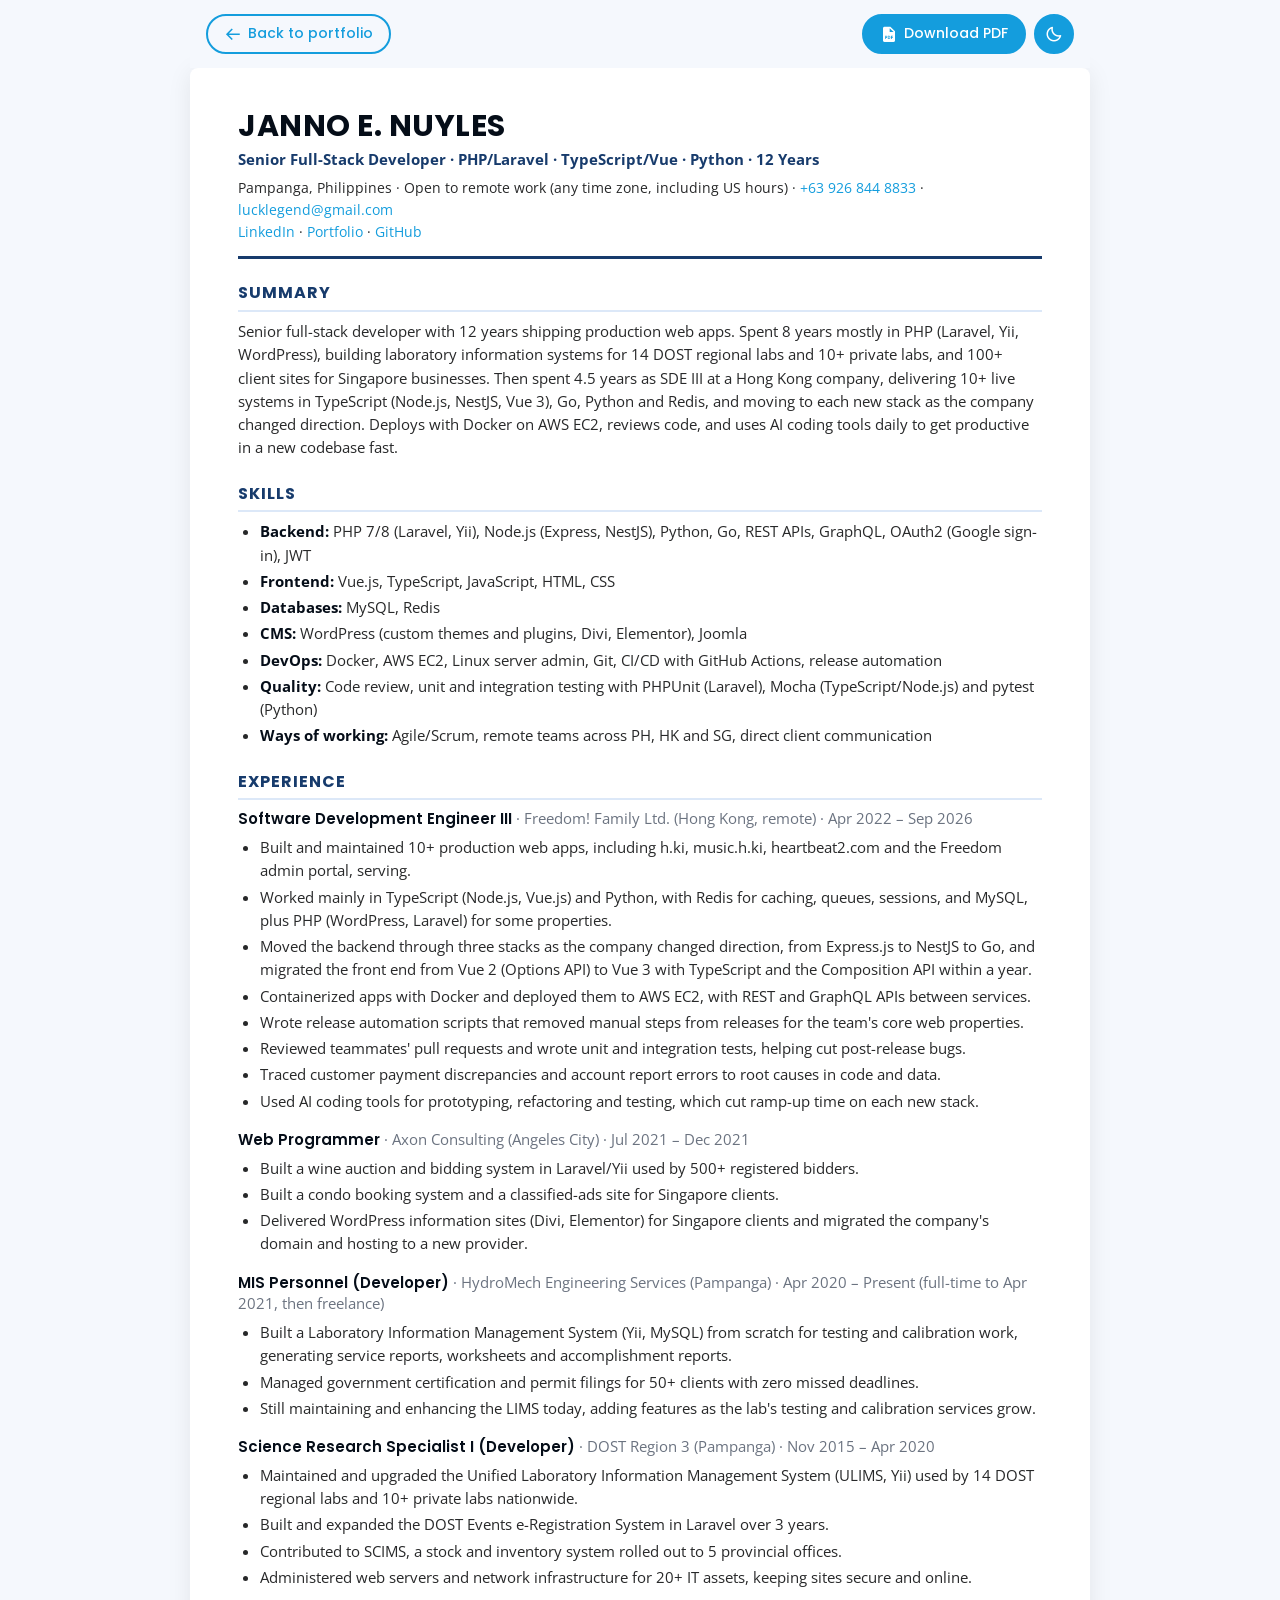
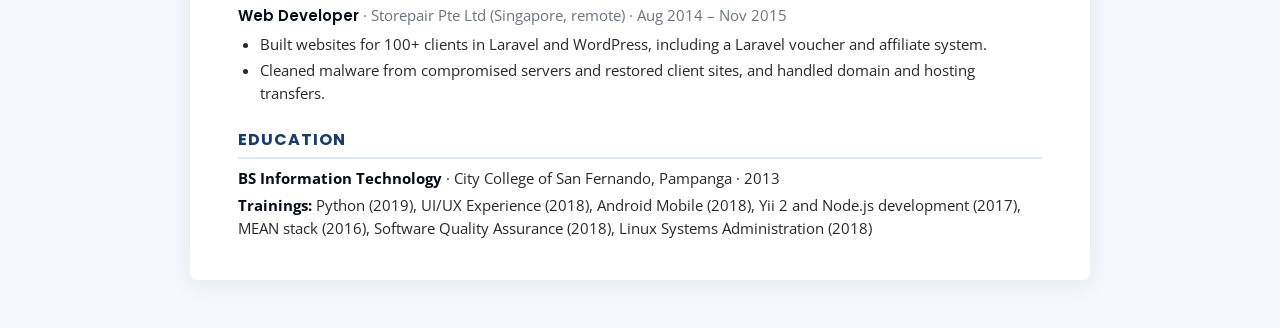
<file: resume.html>
<!DOCTYPE html>
<html lang="en">

<head>
  <meta charset="utf-8">
  <meta content="width=device-width, initial-scale=1.0" name="viewport">

  <title>Resume · Janno E. Nuyles</title>
  <meta name="description" content="Resume of Janno E. Nuyles, senior full-stack developer with 12 years in PHP/Laravel, TypeScript/Vue, Python and Go.">

  <link href="assets/img/logo.png" rel="icon">
  <link href="assets/img/apple-touch-icon.png" rel="apple-touch-icon">

  <link href="https://fonts.googleapis.com/css?family=Open+Sans:400,400i,600,700|Poppins:500,600,700" rel="stylesheet">
  <link href="assets/vendor/boxicons/css/boxicons.min.css" rel="stylesheet">
  <link href="assets/css/resume.css?v=3" rel="stylesheet">

  <!-- Apply the saved or OS theme before first paint (shared with index.html) -->
  <script>
    (function() {
      var theme = null;
      try { theme = localStorage.getItem('theme'); } catch (err) {}
      if (theme !== 'light' && theme !== 'dark') {
        theme = window.matchMedia('(prefers-color-scheme: dark)').matches ? 'dark' : 'light';
      }
      document.documentElement.setAttribute('data-theme', theme);
    })();
  </script>
</head>

<body>

  <nav class="resume-actions" aria-label="Resume actions">
    <a href="index.html" class="action-link"><i class="bx bx-arrow-back"></i> Back to portfolio</a>
    <div class="action-group">
      <a href="assets/files/Janno-Nuyles-Resume.pdf" download="Janno-Nuyles-Resume.pdf" class="action-button"><i class="bx bxs-file-pdf"></i> Download PDF</a>
      <button type="button" class="action-button theme-toggle" aria-pressed="false" aria-label="Switch to dark theme"><i class="bx bx-moon"></i></button>
    </div>
  </nav>

  <main class="resume">

    <header class="resume-header">
      <h1>Janno E. Nuyles</h1>
      <p class="headline">Senior Full-Stack Developer · PHP/Laravel · TypeScript/Vue · Python · 12 Years</p>
      <p class="contact">
        Pampanga, Philippines · Open to remote work (any time zone, including US hours) ·
        <a href="tel:+639268448833">+63 926 844 8833</a> ·
        <a href="mailto:lucklegend@gmail.com">lucklegend@gmail.com</a>
      </p>
      <p class="contact">
        <a href="https://www.linkedin.com/in/janno-nuyles/">LinkedIn</a> ·
        <a href="https://lucklegend.github.io/">Portfolio</a> ·
        <a href="https://github.com/lucklegend">GitHub</a>
      </p>
    </header>

    <section class="resume-section">
      <h2>Summary</h2>
      <p>
        Senior full-stack developer with 12 years shipping production web apps. Spent 8 years mostly in PHP (Laravel, Yii, WordPress),
        building laboratory information systems for 14 DOST regional labs and 10+ private labs, and 100+ client sites for Singapore
        businesses. Then spent 4.5 years as SDE III at a Hong Kong company, delivering 10+ live systems in TypeScript (Node.js, NestJS, Vue 3),
        Go, Python and Redis, and moving to each new stack as the company changed direction. Deploys with Docker on AWS EC2,
        reviews code, and uses AI coding tools daily to get productive in a new codebase fast.
      </p>
    </section>

    <section class="resume-section">
      <h2>Skills</h2>
      <ul>
        <li><strong>Backend:</strong> PHP 7/8 (Laravel, Yii), Node.js (Express, NestJS), Python, Go, REST APIs, GraphQL, OAuth2 (Google sign-in), JWT</li>
        <li><strong>Frontend:</strong> Vue.js, TypeScript, JavaScript, HTML, CSS</li>
        <li><strong>Databases:</strong> MySQL, Redis</li>
        <li><strong>CMS:</strong> WordPress (custom themes and plugins, Divi, Elementor), Joomla</li>
        <li><strong>DevOps:</strong> Docker, AWS EC2, Linux server admin, Git, CI/CD with GitHub Actions, release automation</li>
        <li><strong>Quality:</strong> Code review, unit and integration testing with PHPUnit (Laravel), Mocha (TypeScript/Node.js) and pytest (Python)</li>
        <li><strong>Ways of working:</strong> Agile/Scrum, remote teams across PH, HK and SG, direct client communication</li>
      </ul>
    </section>

    <section class="resume-section">
      <h2>Experience</h2>

      <article class="job">
        <h3><strong>Software Development Engineer III</strong> · Freedom! Family Ltd. (Hong Kong, remote) · Apr 2022 – Sep 2026</h3>
        <ul>
          <li>Built and maintained 10+ production web apps, including h.ki, music.h.ki, heartbeat2.com and the Freedom admin portal, serving.</li>
          <li>Worked mainly in TypeScript (Node.js, Vue.js) and Python, with Redis for caching, queues, sessions, and MySQL, plus PHP (WordPress, Laravel) for some properties.</li>
          <li>Moved the backend through three stacks as the company changed direction, from Express.js to NestJS to Go, and migrated the front end from Vue 2 (Options API) to Vue 3 with TypeScript and the Composition API within a year.</li>
          <li>Containerized apps with Docker and deployed them to AWS EC2, with REST and GraphQL APIs between services.</li>
          <li>Wrote release automation scripts that removed manual steps from releases for the team's core web properties.</li>
          <li>Reviewed teammates' pull requests and wrote unit and integration tests, helping cut post-release bugs.</li>
          <li>Traced customer payment discrepancies and account report errors to root causes in code and data.</li>
          <li>Used AI coding tools for prototyping, refactoring and testing, which cut ramp-up time on each new stack.</li>
        </ul>
      </article>

      <article class="job">
        <h3><strong>Web Programmer</strong> · Axon Consulting (Angeles City) · Jul 2021 – Dec 2021</h3>
        <ul>
          <li>Built a wine auction and bidding system in Laravel/Yii used by 500+ registered bidders.</li>
          <li>Built a condo booking system and a classified-ads site for Singapore clients.</li>
          <li>Delivered WordPress information sites (Divi, Elementor) for Singapore clients and migrated the company's domain and hosting to a new provider.</li>
        </ul>
      </article>

      <article class="job">
        <h3><strong>MIS Personnel (Developer)</strong> · HydroMech Engineering Services (Pampanga) · Apr 2020 – Present (full-time to Apr 2021, then freelance)</h3>
        <ul>
          <li>Built a Laboratory Information Management System (Yii, MySQL) from scratch for testing and calibration work, generating service reports, worksheets and accomplishment reports.</li>
          <li>Managed government certification and permit filings for 50+ clients with zero missed deadlines.</li>
          <li>Still maintaining and enhancing the LIMS today, adding features as the lab's testing and calibration services grow.</li>
        </ul>
      </article>

      <article class="job">
        <h3><strong>Science Research Specialist I (Developer)</strong> · DOST Region 3 (Pampanga) · Nov 2015 – Apr 2020</h3>
        <ul>
          <li>Maintained and upgraded the Unified Laboratory Information Management System (ULIMS, Yii) used by 14 DOST regional labs and 10+ private labs nationwide.</li>
          <li>Built and expanded the DOST Events e-Registration System in Laravel over 3 years.</li>
          <li>Contributed to SCIMS, a stock and inventory system rolled out to 5 provincial offices.</li>
          <li>Administered web servers and network infrastructure for 20+ IT assets, keeping sites secure and online.</li>
        </ul>
      </article>

      <article class="job">
        <h3><strong>Web Developer</strong> · Storepair Pte Ltd (Singapore, remote) · Aug 2014 – Nov 2015</h3>
        <ul>
          <li>Built websites for 100+ clients in Laravel and WordPress, including a Laravel voucher and affiliate system.</li>
          <li>Cleaned malware from compromised servers and restored client sites, and handled domain and hosting transfers.</li>
        </ul>
      </article>
    </section>

    <section class="resume-section">
      <h2>Education</h2>
      <p><strong>BS Information Technology</strong> · City College of San Fernando, Pampanga · 2013</p>
      <p>
        <strong>Trainings:</strong> Python (2019), UI/UX Experience (2018), Android Mobile (2018), Yii 2 and Node.js development (2017),
        MEAN stack (2016), Software Quality Assurance (2018), Linux Systems Administration (2018)
      </p>
    </section>

  </main>

  <script src="assets/js/resume.js?v=1"></script>
</body>

</html>
</file>
<file: assets/css/resume.css>
/*--------------------------------------------------------------
# Resume page (one-page, ATS-friendly)
# Colour tokens mirror assets/css/style.css so both pages match.
--------------------------------------------------------------*/
:root {
  --bg: #f5f8fd;
  --surface: #fff;
  --text: #272829;
  --muted: #6b7380;
  --heading: #173b6c;
  --heading-strong: #050d18;
  --border: #dce8f8;
  --accent: #149ddd;
  --shadow: rgba(0, 0, 0, 0.08);
}

:root[data-theme="dark"] {
  color-scheme: dark;
  --bg: #0f1620;
  --surface: #1b2533;
  --text: #d6dbe2;
  --muted: #8a94a3;
  --heading: #9cc4f2;
  --heading-strong: #eef2f7;
  --border: #2a3646;
  --shadow: rgba(0, 0, 0, 0.45);
}

*,
*::before,
*::after {
  box-sizing: border-box;
}

body {
  margin: 0;
  background: var(--bg);
  color: var(--text);
  font-family: "Open Sans", sans-serif;
  font-size: 15px;
  line-height: 1.55;
}

a {
  color: var(--accent);
  text-decoration: none;
  overflow-wrap: anywhere;
}

a:hover {
  text-decoration: underline;
}

/* ---------- Top action bar ---------- */
.resume-actions {
  position: sticky;
  top: 0;
  z-index: 10;
  display: flex;
  align-items: center;
  justify-content: space-between;
  gap: 12px;
  max-width: 900px;
  margin: 0 auto;
  padding: 14px 16px;
  background: var(--bg);
}

.action-group {
  display: flex;
  gap: 8px;
}

.action-link,
.action-button {
  display: inline-flex;
  align-items: center;
  gap: 6px;
  height: 40px;
  padding: 0 16px;
  border: 2px solid var(--accent);
  border-radius: 50px;
  font-family: "Poppins", sans-serif;
  font-size: 14px;
  font-weight: 500;
  text-decoration: none;
  cursor: pointer;
  transition: background 0.2s, color 0.2s;
}

.action-link {
  background: transparent;
  color: var(--accent);
}

.action-button {
  background: var(--accent);
  color: #fff;
}

.action-link:hover,
.action-link:focus-visible {
  background: var(--accent);
  color: #fff;
  text-decoration: none;
}

.action-button:hover,
.action-button:focus-visible {
  background: transparent;
  color: var(--accent);
  text-decoration: none;
}

.action-link i,
.action-button i {
  font-size: 18px;
}

.theme-toggle {
  width: 40px;
  padding: 0;
  justify-content: center;
}

/* ---------- Resume sheet ---------- */
.resume {
  max-width: 900px;
  margin: 0 auto 48px;
  padding: 40px 48px;
  background: var(--surface);
  border-radius: 8px;
  box-shadow: 0 4px 24px var(--shadow);
}

.resume p {
  margin: 0;
}

.resume p + p {
  margin-top: 4px;
}

.resume-header {
  padding-bottom: 14px;
  border-bottom: 3px solid var(--heading);
}

.resume-header h1 {
  margin: 0 0 4px;
  font-family: "Poppins", sans-serif;
  font-size: 30px;
  font-weight: 700;
  line-height: 1.2;
  letter-spacing: 0.5px;
  text-transform: uppercase;
  color: var(--heading-strong);
}

.resume-header .headline {
  margin-bottom: 6px;
  font-weight: 700;
  color: var(--heading);
}

.resume-header .contact {
  margin-top: 0;
  font-size: 14px;
}

.resume-section {
  margin-top: 22px;
}

.resume-section h2 {
  margin: 0 0 8px;
  padding-bottom: 4px;
  border-bottom: 2px solid var(--border);
  font-family: "Poppins", sans-serif;
  font-size: 16px;
  font-weight: 700;
  letter-spacing: 1px;
  text-transform: uppercase;
  color: var(--heading);
}

.resume-section ul {
  margin: 0;
  padding-left: 22px;
}

.resume-section li + li {
  margin-top: 3px;
}

.resume-section strong {
  color: var(--heading-strong);
}

/* ---------- Jobs ---------- */
.job + .job {
  margin-top: 16px;
}

.job h3 {
  margin: 0 0 6px;
  font-size: 15px;
  font-weight: 400;
  line-height: 1.45;
  color: var(--muted);
}

.job h3 strong {
  font-family: "Poppins", sans-serif;
  font-weight: 600;
  color: var(--heading-strong);
}

/* ---------- Small screens ---------- */
@media (max-width: 640px) {
  .resume-actions {
    padding: 10px 12px;
  }

  .action-link,
  .action-button {
    padding: 0 12px;
    font-size: 13px;
  }

  .resume {
    margin-bottom: 0;
    padding: 24px 18px;
    border-radius: 0;
  }

  .resume-header h1 {
    font-size: 24px;
  }
}

/* ---------- Print / Save as PDF: one A4 page ---------- */
@media print {
  @page {
    size: A4;
    margin: 10mm 12mm;
  }

  :root,
  :root[data-theme="dark"] {
    color-scheme: light;
    --bg: #fff;
    --surface: #fff;
    --text: #000;
    --muted: #000;
    --heading: #000;
    --heading-strong: #000;
    --border: #000;
    --accent: #0645ad;
  }

  body {
    font-family: Calibri, "Open Sans", Arial, sans-serif;
    font-size: 9.5pt;
    line-height: 1.3;
  }

  .resume-actions {
    display: none;
  }

  .resume {
    max-width: none;
    margin: 0;
    padding: 0;
    border-radius: 0;
    box-shadow: none;
  }

  .resume p + p {
    margin-top: 1pt;
  }

  .resume-header {
    padding-bottom: 4pt;
    border-bottom-width: 1.5pt;
  }

  .resume-header h1 {
    margin-bottom: 1pt;
    font-family: inherit;
    font-size: 14pt;
  }

  .resume-header .headline {
    margin-bottom: 1pt;
  }

  .resume-header .contact {
    font-size: 9.5pt;
  }

  .resume-section {
    margin-top: 6pt;
  }

  .resume-section h2 {
    margin-bottom: 2pt;
    padding-bottom: 1pt;
    border-bottom-width: 0.75pt;
    font-family: inherit;
    font-size: 10.5pt;
  }

  .resume-section ul {
    padding-left: 14pt;
  }

  .resume-section li + li {
    margin-top: 0;
  }

  .job + .job {
    margin-top: 4pt;
  }

  .job h3 {
    margin-bottom: 1pt;
    font-size: 9.5pt;
    line-height: 1.3;
  }

  .job h3 strong {
    font-family: inherit;
    font-weight: 700;
  }

  .resume-section li {
    break-inside: avoid;
  }

  .resume-section h2,
  .job h3 {
    break-after: avoid-page;
  }
}
</file>
